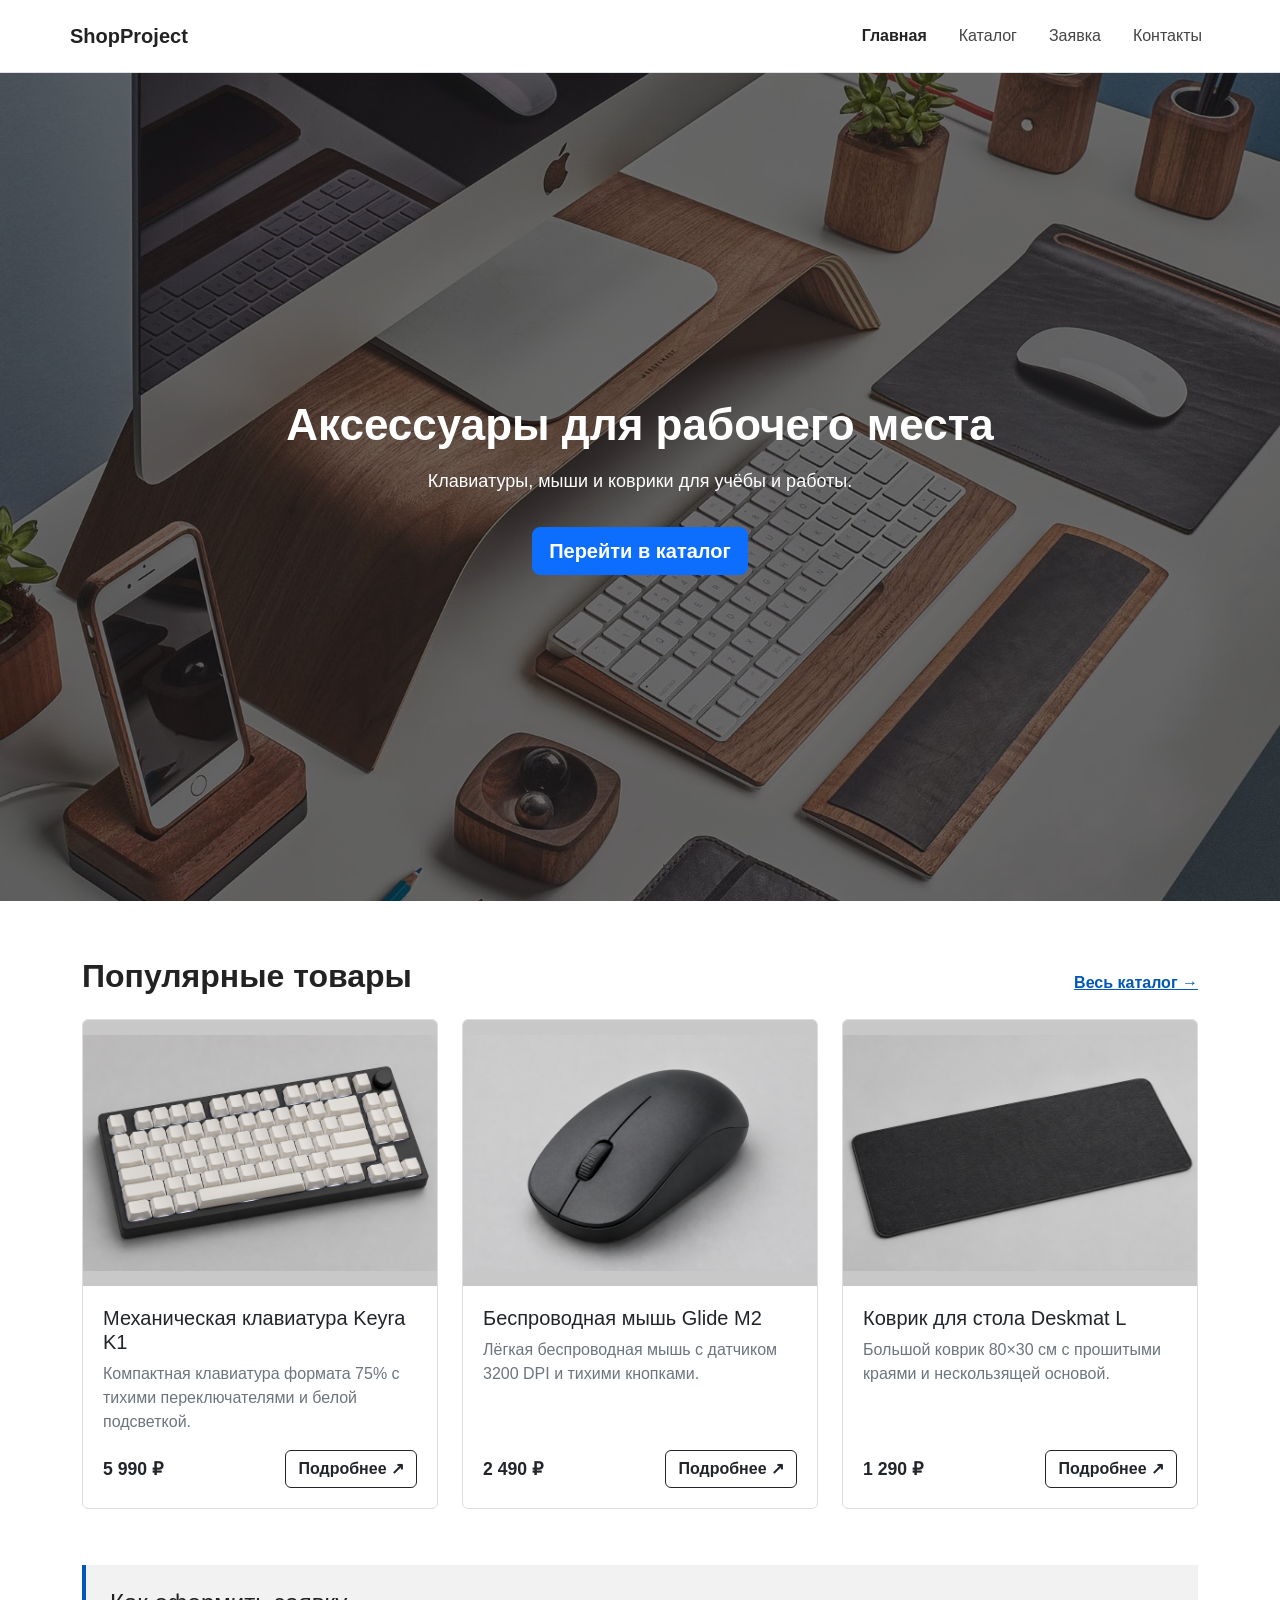
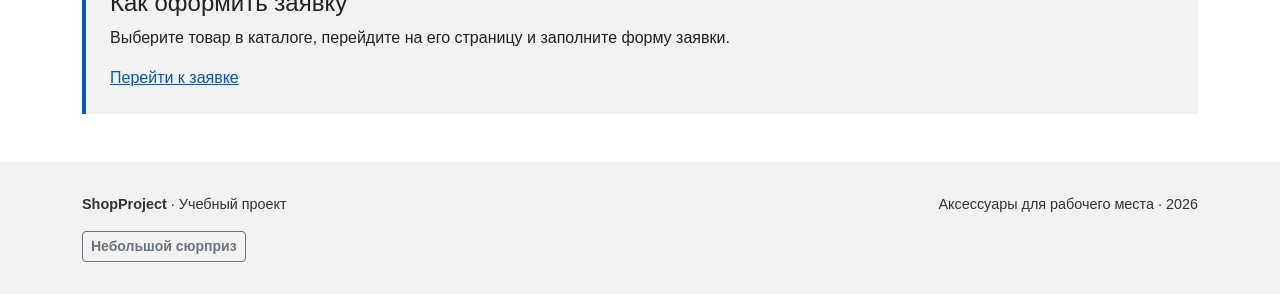
<file: index.html>
<!doctype html>
<html lang="ru">
  <head>
    <meta charset="utf-8" />
    <meta name="viewport" content="width=device-width, initial-scale=1" />
    <meta
      name="description"
      content="ShopProject — аксессуары для рабочего места"
    />
    <title>Главная — ShopProject</title>
    <link href="vendor/bootstrap/bootstrap.min.css" rel="stylesheet" />
    <link href="custom.css" rel="stylesheet" />
    <script src="vendor/bootstrap/bootstrap.bundle.min.js" defer></script>
    <script src="js/main.js" defer></script>
  </head>
  <body>
    <header class="border-bottom bg-white">
      <nav
        class="navbar navbar-expand-md container py-3"
        aria-label="Основная навигация"
      >
        <a class="navbar-brand brand" href="index.html"
          ><span class="brand-mark">S.</span> ShopProject</a
        ><button
          class="navbar-toggler"
          type="button"
          data-bs-toggle="collapse"
          data-bs-target="#nav"
          aria-controls="nav"
          aria-expanded="false"
          aria-label="Открыть меню"
        >
          <span class="navbar-toggler-icon"></span>
        </button>
        <div class="collapse navbar-collapse" id="nav">
          <ul class="navbar-nav ms-auto align-items-md-center gap-md-3">
            <li class="nav-item">
              <a class="nav-link active" aria-current="page" href="index.html"
                >Главная</a
              >
            </li>
            <li class="nav-item">
              <a class="nav-link" href="catalog.html">Каталог</a>
            </li>
            <li class="nav-item">
              <a class="nav-link" href="order.html">Заявка</a>
            </li>
            <li class="nav-item">
              <a class="nav-link" href="contacts.html">Контакты</a>
            </li>
          </ul>
        </div>
      </nav>
    </header>
    <main>
      <section class="hero">
        <div class="container hero-content">
          <h1>Аксессуары для рабочего места</h1>
          <p>Клавиатуры, мыши и коврики для учёбы и работы.</p>
          <a href="catalog.html" class="btn btn-primary btn-lg"
            >Перейти в каталог</a
          >
        </div>
      </section>
      <section class="section-space">
        <div class="container">
          <div
            class="d-flex flex-wrap align-items-end justify-content-between gap-3 mb-4"
          >
            <div><h2 class="section-title mb-0">Популярные товары</h2></div>
            <a class="text-link" href="catalog.html">Весь каталог →</a>
          </div>
          <div class="row g-4">
            <div class="col-md-6 col-lg-4">
              <article class="card product-card h-100">
                <a href="product.html?id=keyboard" class="product-img"
                  ><img
                    src="images/keyboard-photo.png"
                    class="card-img-top"
                    alt="Механическая клавиатура Keyra K1"
                /></a>
                <div class="card-body d-flex flex-column">
                  <h3 class="h5 card-title">
                    Механическая клавиатура Keyra K1
                  </h3>
                  <p class="card-text text-secondary">
                    Компактная клавиатура формата 75% с тихими переключателями и
                    белой подсветкой.
                  </p>
                  <div
                    class="mt-auto d-flex align-items-center justify-content-between gap-2"
                  >
                    <strong class="price">5 990 ₽</strong
                    ><a
                      class="btn btn-outline-dark"
                      href="product.html?id=keyboard"
                      >Подробнее <span aria-hidden="true">↗</span></a
                    >
                  </div>
                </div>
              </article>
            </div>
            <div class="col-md-6 col-lg-4">
              <article class="card product-card h-100">
                <a href="product.html?id=mouse" class="product-img"
                  ><img
                    src="images/mouse-photo.png"
                    class="card-img-top"
                    alt="Беспроводная мышь Glide M2"
                /></a>
                <div class="card-body d-flex flex-column">
                  <h3 class="h5 card-title">Беспроводная мышь Glide M2</h3>
                  <p class="card-text text-secondary">
                    Лёгкая беспроводная мышь с датчиком 3200 DPI и тихими
                    кнопками.
                  </p>
                  <div
                    class="mt-auto d-flex align-items-center justify-content-between gap-2"
                  >
                    <strong class="price">2 490 ₽</strong
                    ><a
                      class="btn btn-outline-dark"
                      href="product.html?id=mouse"
                      >Подробнее <span aria-hidden="true">↗</span></a
                    >
                  </div>
                </div>
              </article>
            </div>
            <div class="col-md-6 col-lg-4">
              <article class="card product-card h-100">
                <a href="product.html?id=mat" class="product-img"
                  ><img
                    src="images/mat-photo.png"
                    class="card-img-top"
                    alt="Коврик для стола Deskmat L"
                /></a>
                <div class="card-body d-flex flex-column">
                  <h3 class="h5 card-title">Коврик для стола Deskmat L</h3>
                  <p class="card-text text-secondary">
                    Большой коврик 80×30 см с прошитыми краями и нескользящей
                    основой.
                  </p>
                  <div
                    class="mt-auto d-flex align-items-center justify-content-between gap-2"
                  >
                    <strong class="price">1 290 ₽</strong
                    ><a class="btn btn-outline-dark" href="product.html?id=mat"
                      >Подробнее <span aria-hidden="true">↗</span></a
                    >
                  </div>
                </div>
              </article>
            </div>
          </div>
        </div>
      </section>
      <section class="container pb-5">
        <aside class="info-block">
          <h2>Как оформить заявку</h2>
          <p>
            Выберите товар в каталоге, перейдите на его страницу и заполните
            форму заявки.
          </p>
          <a href="order.html">Перейти к заявке</a>
        </aside>
      </section>
    </main>
    <footer class="site-footer">
      <div
        class="container d-flex flex-column flex-md-row justify-content-between gap-2"
      >
        <span><strong>ShopProject</strong> · Учебный проект</span
        ><span>Аксессуары для рабочего места · 2026</span>
      </div>
      <div class="container mt-3">
        <div class="surprise" id="surprise">
          <button
            class="btn btn-outline-secondary btn-sm"
            type="button"
            data-bs-toggle="collapse"
            data-bs-target="#surprise-content"
            aria-expanded="false"
            aria-controls="surprise-content"
          >
            Небольшой сюрприз
          </button>
          <div class="collapse" id="surprise-content">
            <img
              src="images/surprise.png"
              alt="Розовые розы и надпись: «Пусть в вашем доме всегда играет Династия!»"
              loading="lazy"
            />
          </div>
        </div>
      </div>
    </footer>
  </body>
</html>
</file>
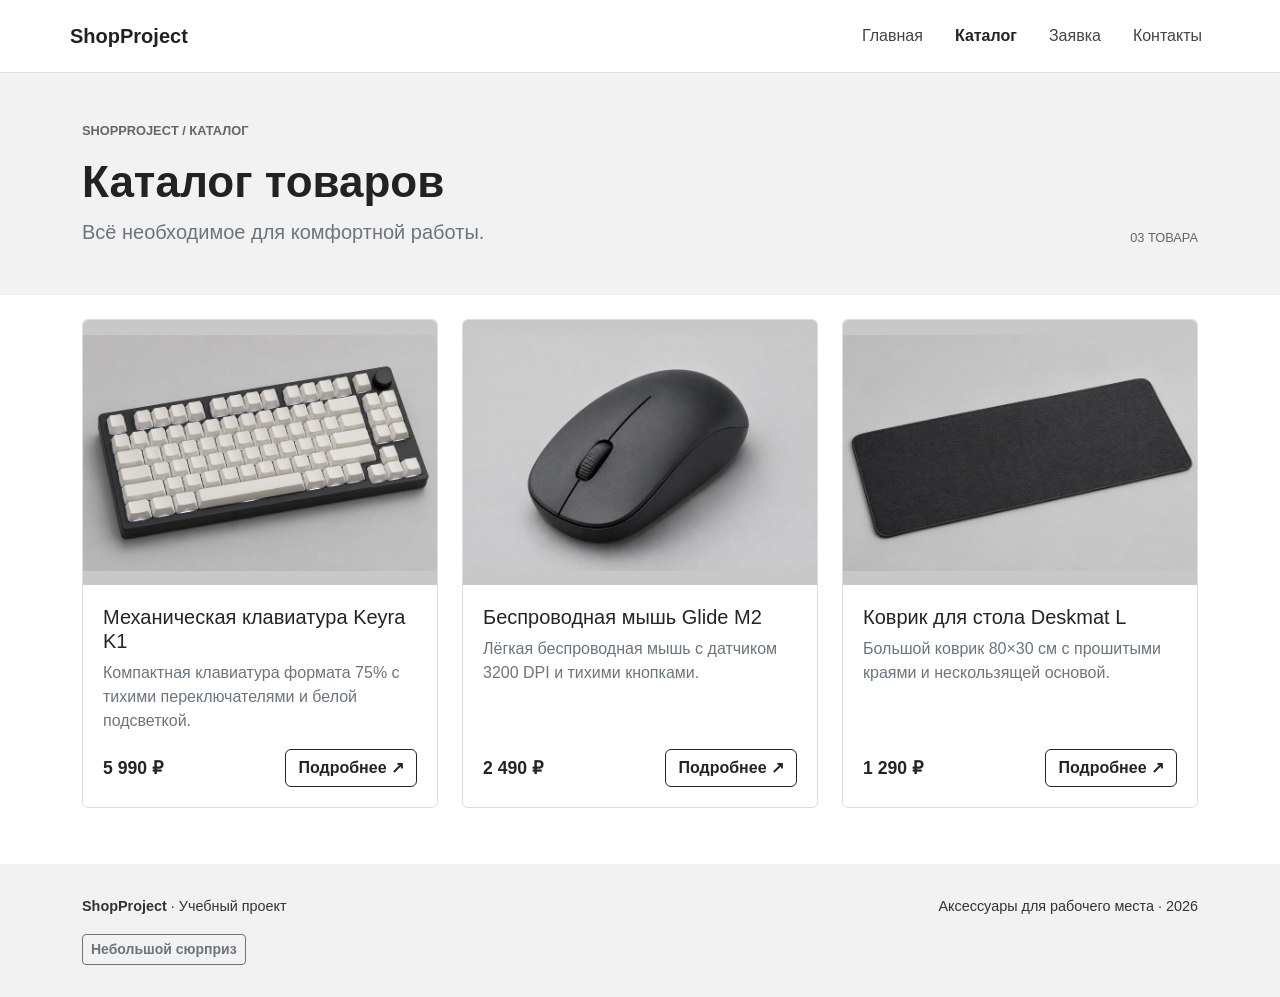
<file: catalog.html>
<!doctype html>
<html lang="ru">
  <head>
    <meta charset="utf-8" />
    <meta name="viewport" content="width=device-width, initial-scale=1" />
    <meta
      name="description"
      content="ShopProject — аксессуары для рабочего места"
    />
    <title>Каталог — ShopProject</title>
    <link href="vendor/bootstrap/bootstrap.min.css" rel="stylesheet" />
    <link href="custom.css" rel="stylesheet" />
    <script src="vendor/bootstrap/bootstrap.bundle.min.js" defer></script>
    <script src="js/main.js" defer></script>
  </head>
  <body>
    <header class="border-bottom bg-white">
      <nav
        class="navbar navbar-expand-md container py-3"
        aria-label="Основная навигация"
      >
        <a class="navbar-brand brand" href="index.html"
          ><span class="brand-mark">S.</span> ShopProject</a
        ><button
          class="navbar-toggler"
          type="button"
          data-bs-toggle="collapse"
          data-bs-target="#nav"
          aria-controls="nav"
          aria-expanded="false"
          aria-label="Открыть меню"
        >
          <span class="navbar-toggler-icon"></span>
        </button>
        <div class="collapse navbar-collapse" id="nav">
          <ul class="navbar-nav ms-auto align-items-md-center gap-md-3">
            <li class="nav-item">
              <a class="nav-link" href="index.html">Главная</a>
            </li>
            <li class="nav-item">
              <a class="nav-link active" aria-current="page" href="catalog.html"
                >Каталог</a
              >
            </li>
            <li class="nav-item">
              <a class="nav-link" href="order.html">Заявка</a>
            </li>
            <li class="nav-item">
              <a class="nav-link" href="contacts.html">Контакты</a>
            </li>
          </ul>
        </div>
      </nav>
    </header>
    <main>
      <section class="page-intro">
        <div class="container">
          <p class="eyebrow">SHOPPROJECT / КАТАЛОГ</p>
          <div class="d-md-flex justify-content-between align-items-end">
            <div>
              <h1>Каталог товаров</h1>
              <p class="lead text-secondary mb-0">
                Всё необходимое для комфортной работы.
              </p>
            </div>
            <span class="count-label">03 ТОВАРА</span>
          </div>
        </div>
      </section>
      <section class="section-space pt-4">
        <div class="container">
          <div class="row g-4">
            <div class="col-md-6 col-lg-4">
              <article class="card product-card h-100">
                <a href="product.html?id=keyboard" class="product-img"
                  ><img
                    src="images/keyboard-photo.png"
                    class="card-img-top"
                    alt="Механическая клавиатура Keyra K1"
                /></a>
                <div class="card-body d-flex flex-column">
                  <h3 class="h5 card-title">
                    Механическая клавиатура Keyra K1
                  </h3>
                  <p class="card-text text-secondary">
                    Компактная клавиатура формата 75% с тихими переключателями и
                    белой подсветкой.
                  </p>
                  <div
                    class="mt-auto d-flex align-items-center justify-content-between gap-2"
                  >
                    <strong class="price">5 990 ₽</strong
                    ><a
                      class="btn btn-outline-dark"
                      href="product.html?id=keyboard"
                      >Подробнее <span aria-hidden="true">↗</span></a
                    >
                  </div>
                </div>
              </article>
            </div>
            <div class="col-md-6 col-lg-4">
              <article class="card product-card h-100">
                <a href="product.html?id=mouse" class="product-img"
                  ><img
                    src="images/mouse-photo.png"
                    class="card-img-top"
                    alt="Беспроводная мышь Glide M2"
                /></a>
                <div class="card-body d-flex flex-column">
                  <h3 class="h5 card-title">Беспроводная мышь Glide M2</h3>
                  <p class="card-text text-secondary">
                    Лёгкая беспроводная мышь с датчиком 3200 DPI и тихими
                    кнопками.
                  </p>
                  <div
                    class="mt-auto d-flex align-items-center justify-content-between gap-2"
                  >
                    <strong class="price">2 490 ₽</strong
                    ><a
                      class="btn btn-outline-dark"
                      href="product.html?id=mouse"
                      >Подробнее <span aria-hidden="true">↗</span></a
                    >
                  </div>
                </div>
              </article>
            </div>
            <div class="col-md-6 col-lg-4">
              <article class="card product-card h-100">
                <a href="product.html?id=mat" class="product-img"
                  ><img
                    src="images/mat-photo.png"
                    class="card-img-top"
                    alt="Коврик для стола Deskmat L"
                /></a>
                <div class="card-body d-flex flex-column">
                  <h3 class="h5 card-title">Коврик для стола Deskmat L</h3>
                  <p class="card-text text-secondary">
                    Большой коврик 80×30 см с прошитыми краями и нескользящей
                    основой.
                  </p>
                  <div
                    class="mt-auto d-flex align-items-center justify-content-between gap-2"
                  >
                    <strong class="price">1 290 ₽</strong
                    ><a class="btn btn-outline-dark" href="product.html?id=mat"
                      >Подробнее <span aria-hidden="true">↗</span></a
                    >
                  </div>
                </div>
              </article>
            </div>
          </div>
        </div>
      </section>
    </main>
    <footer class="site-footer">
      <div
        class="container d-flex flex-column flex-md-row justify-content-between gap-2"
      >
        <span><strong>ShopProject</strong> · Учебный проект</span
        ><span>Аксессуары для рабочего места · 2026</span>
      </div>
      <div class="container mt-3">
        <div class="surprise" id="surprise">
          <button
            class="btn btn-outline-secondary btn-sm"
            type="button"
            data-bs-toggle="collapse"
            data-bs-target="#surprise-content"
            aria-expanded="false"
            aria-controls="surprise-content"
          >
            Небольшой сюрприз
          </button>
          <div class="collapse" id="surprise-content">
            <img
              src="images/surprise.png"
              alt="Розовые розы и надпись: «Пусть в вашем доме всегда играет Династия!»"
              loading="lazy"
            />
          </div>
        </div>
      </div>
    </footer>
  </body>
</html>
</file>
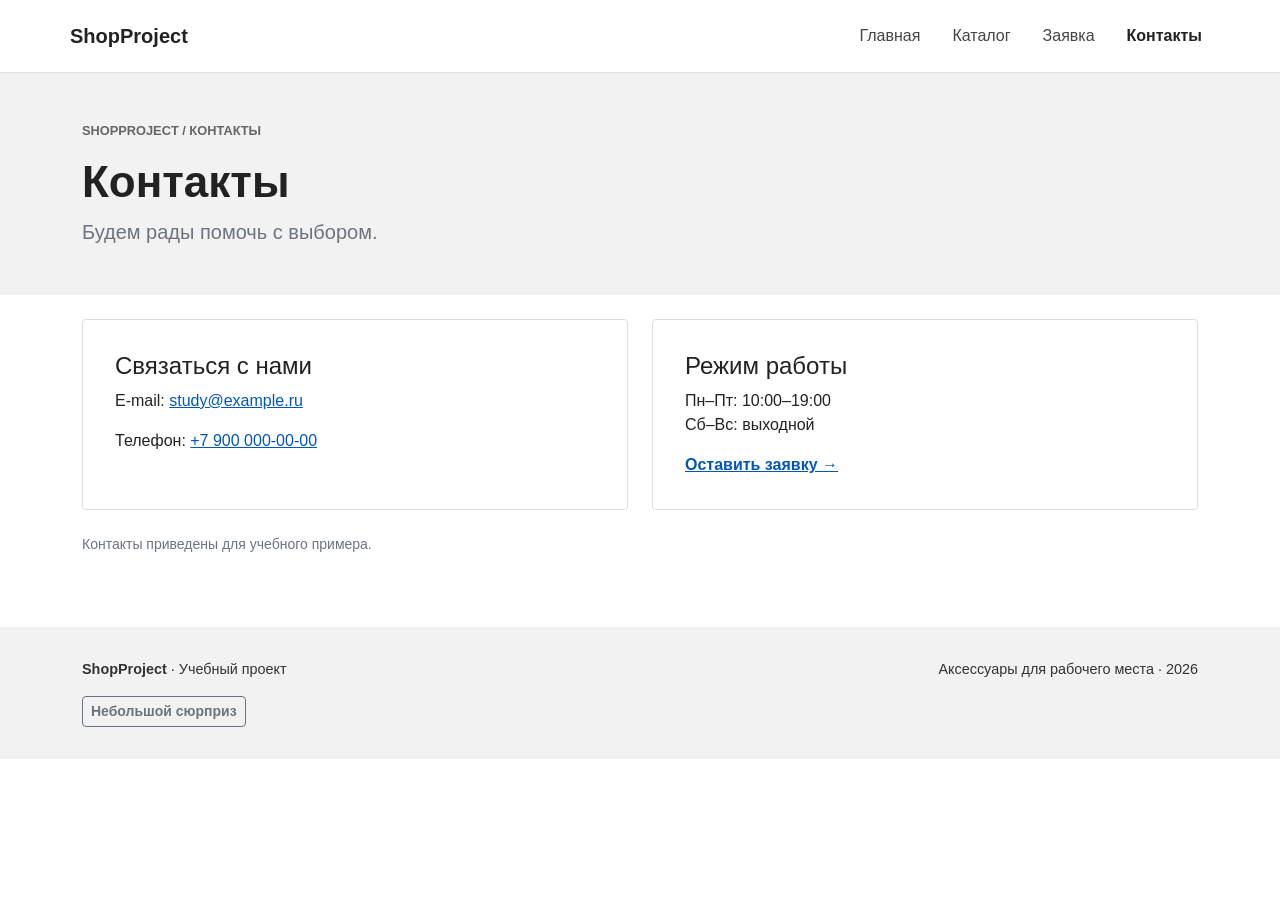
<file: contacts.html>
<!doctype html>
<html lang="ru">
  <head>
    <meta charset="utf-8" />
    <meta name="viewport" content="width=device-width, initial-scale=1" />
    <meta
      name="description"
      content="ShopProject — аксессуары для рабочего места"
    />
    <title>Контакты — ShopProject</title>
    <link href="vendor/bootstrap/bootstrap.min.css" rel="stylesheet" />
    <link href="custom.css" rel="stylesheet" />
    <script src="vendor/bootstrap/bootstrap.bundle.min.js" defer></script>
    <script src="js/main.js" defer></script>
  </head>
  <body>
    <header class="border-bottom bg-white">
      <nav
        class="navbar navbar-expand-md container py-3"
        aria-label="Основная навигация"
      >
        <a class="navbar-brand brand" href="index.html"
          ><span class="brand-mark">S.</span> ShopProject</a
        ><button
          class="navbar-toggler"
          type="button"
          data-bs-toggle="collapse"
          data-bs-target="#nav"
          aria-controls="nav"
          aria-expanded="false"
          aria-label="Открыть меню"
        >
          <span class="navbar-toggler-icon"></span>
        </button>
        <div class="collapse navbar-collapse" id="nav">
          <ul class="navbar-nav ms-auto align-items-md-center gap-md-3">
            <li class="nav-item">
              <a class="nav-link" href="index.html">Главная</a>
            </li>
            <li class="nav-item">
              <a class="nav-link" href="catalog.html">Каталог</a>
            </li>
            <li class="nav-item">
              <a class="nav-link" href="order.html">Заявка</a>
            </li>
            <li class="nav-item">
              <a
                class="nav-link active"
                aria-current="page"
                href="contacts.html"
                >Контакты</a
              >
            </li>
          </ul>
        </div>
      </nav>
    </header>
    <main>
      <section class="page-intro">
        <div class="container">
          <p class="eyebrow">SHOPPROJECT / КОНТАКТЫ</p>
          <h1>Контакты</h1>
          <p class="lead text-secondary mb-0">Будем рады помочь с выбором.</p>
        </div>
      </section>
      <section class="section-space pt-4">
        <div class="container">
          <div class="row g-4">
            <div class="col-md-6">
              <div class="form-panel h-100">
                <h2 class="h4">Связаться с нами</h2>
                <p>
                  E-mail: <a href="mailto:study@example.ru">study@example.ru</a>
                </p>
                <p class="mb-0">
                  Телефон: <a href="tel:+79000000000">+7 900 000-00-00</a>
                </p>
              </div>
            </div>
            <div class="col-md-6">
              <div class="form-panel h-100">
                <h2 class="h4">Режим работы</h2>
                <p>Пн–Пт: 10:00–19:00<br />Сб–Вс: выходной</p>
                <a class="text-link" href="order.html">Оставить заявку →</a>
              </div>
            </div>
          </div>
          <p class="small text-secondary mt-4">
            Контакты приведены для учебного примера.
          </p>
        </div>
      </section>
    </main>
    <footer class="site-footer">
      <div
        class="container d-flex flex-column flex-md-row justify-content-between gap-2"
      >
        <span><strong>ShopProject</strong> · Учебный проект</span
        ><span>Аксессуары для рабочего места · 2026</span>
      </div>
      <div class="container mt-3">
        <div class="surprise" id="surprise">
          <button
            class="btn btn-outline-secondary btn-sm"
            type="button"
            data-bs-toggle="collapse"
            data-bs-target="#surprise-content"
            aria-expanded="false"
            aria-controls="surprise-content"
          >
            Небольшой сюрприз
          </button>
          <div class="collapse" id="surprise-content">
            <img
              src="images/surprise.png"
              alt="Розовые розы и надпись: «Пусть в вашем доме всегда играет Династия!»"
              loading="lazy"
            />
          </div>
        </div>
      </div>
    </footer>
  </body>
</html>
</file>
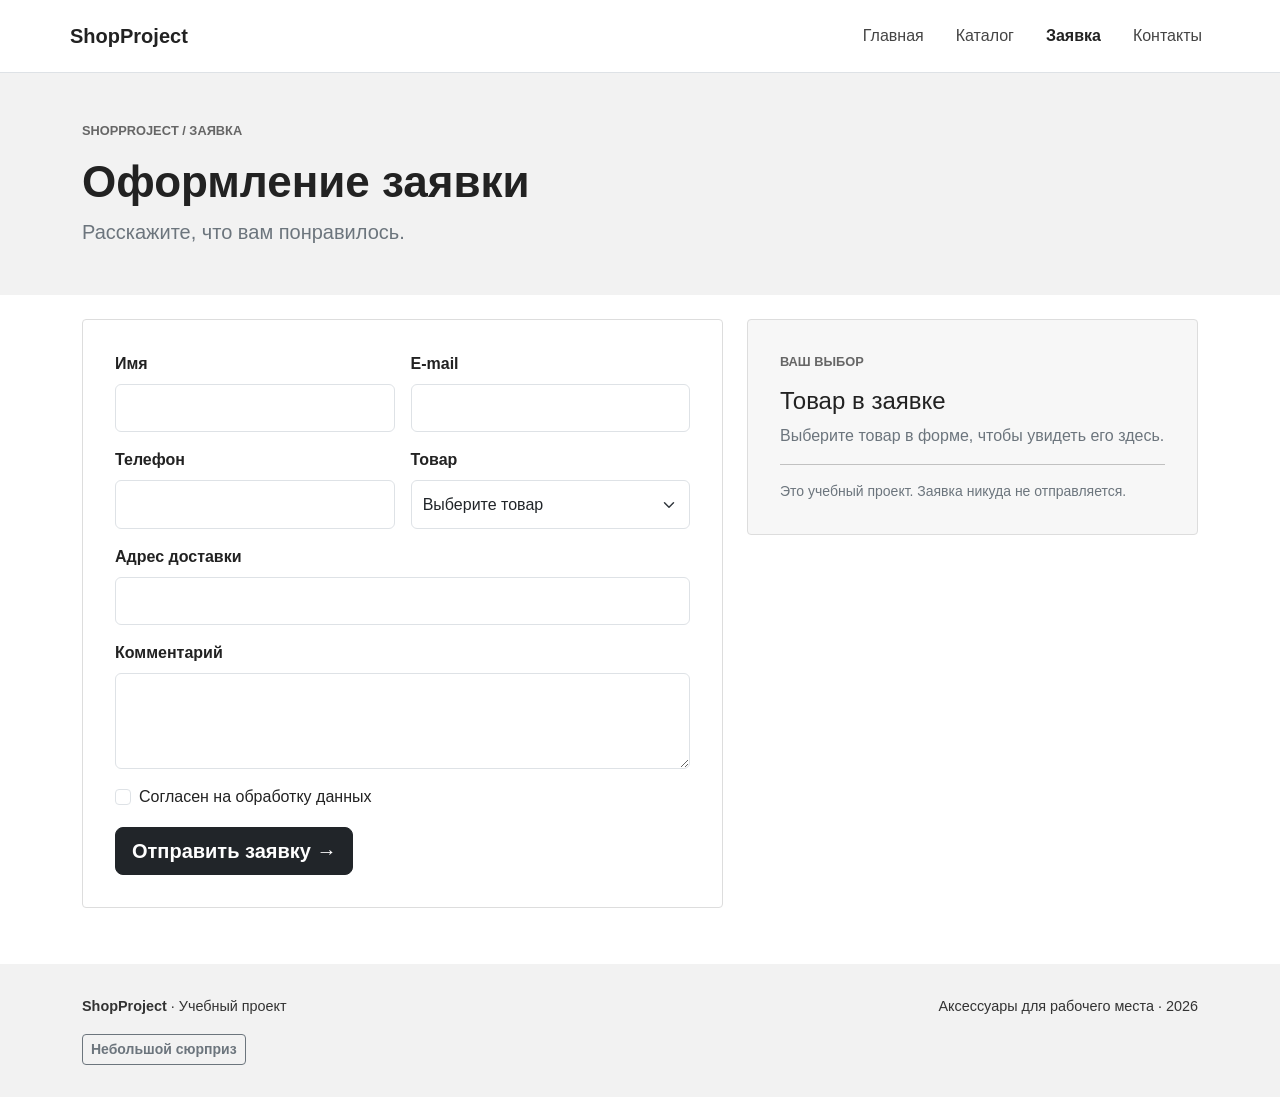
<file: order.html>
<!doctype html>
<html lang="ru">
  <head>
    <meta charset="utf-8" />
    <meta name="viewport" content="width=device-width, initial-scale=1" />
    <meta
      name="description"
      content="ShopProject — аксессуары для рабочего места"
    />
    <title>Заявка — ShopProject</title>
    <link href="vendor/bootstrap/bootstrap.min.css" rel="stylesheet" />
    <link href="custom.css" rel="stylesheet" />
    <script src="vendor/bootstrap/bootstrap.bundle.min.js" defer></script>
    <script src="js/main.js" defer></script>
  </head>
  <body>
    <header class="border-bottom bg-white">
      <nav
        class="navbar navbar-expand-md container py-3"
        aria-label="Основная навигация"
      >
        <a class="navbar-brand brand" href="index.html"
          ><span class="brand-mark">S.</span> ShopProject</a
        ><button
          class="navbar-toggler"
          type="button"
          data-bs-toggle="collapse"
          data-bs-target="#nav"
          aria-controls="nav"
          aria-expanded="false"
          aria-label="Открыть меню"
        >
          <span class="navbar-toggler-icon"></span>
        </button>
        <div class="collapse navbar-collapse" id="nav">
          <ul class="navbar-nav ms-auto align-items-md-center gap-md-3">
            <li class="nav-item">
              <a class="nav-link" href="index.html">Главная</a>
            </li>
            <li class="nav-item">
              <a class="nav-link" href="catalog.html">Каталог</a>
            </li>
            <li class="nav-item">
              <a class="nav-link active" aria-current="page" href="order.html"
                >Заявка</a
              >
            </li>
            <li class="nav-item">
              <a class="nav-link" href="contacts.html">Контакты</a>
            </li>
          </ul>
        </div>
      </nav>
    </header>
    <main>
      <section class="page-intro">
        <div class="container">
          <p class="eyebrow">SHOPPROJECT / ЗАЯВКА</p>
          <h1>Оформление заявки</h1>
          <p class="lead text-secondary mb-0">
            Расскажите, что вам понравилось.
          </p>
        </div>
      </section>
      <section class="section-space pt-4">
        <div class="container">
          <div class="row g-4">
            <div class="col-lg-7">
              <form id="order-form" class="form-panel" novalidate>
                <div class="row g-3">
                  <div class="col-md-6">
                    <label class="form-label" for="name">Имя</label
                    ><input
                      class="form-control"
                      id="name"
                      name="name"
                      required
                      minlength="2"
                      autocomplete="name"
                    />
                    <div class="invalid-feedback">
                      Введите имя (не менее двух символов).
                    </div>
                  </div>
                  <div class="col-md-6">
                    <label class="form-label" for="email">E-mail</label
                    ><input
                      class="form-control"
                      type="email"
                      id="email"
                      name="email"
                      required
                      autocomplete="email"
                    />
                    <div class="invalid-feedback">
                      Введите корректный e-mail.
                    </div>
                  </div>
                  <div class="col-md-6">
                    <label class="form-label" for="phone">Телефон</label
                    ><input
                      class="form-control"
                      type="tel"
                      id="phone"
                      name="phone"
                      required
                      autocomplete="tel"
                      pattern="[+0-9 ()-]{10,20}"
                    />
                    <div class="invalid-feedback">Введите номер телефона.</div>
                  </div>
                  <div class="col-md-6">
                    <label class="form-label" for="product">Товар</label
                    ><select
                      class="form-select"
                      id="product"
                      name="product"
                      required
                    >
                      <option value="">Выберите товар</option>
                      <option value="keyboard">
                        Механическая клавиатура Keyra K1
                      </option>
                      <option value="mouse">Беспроводная мышь Glide M2</option>
                      <option value="mat">Коврик для стола Deskmat L</option>
                    </select>
                    <div class="invalid-feedback">Выберите товар.</div>
                  </div>
                  <div class="col-12">
                    <label class="form-label" for="address"
                      >Адрес доставки</label
                    ><input
                      class="form-control"
                      id="address"
                      name="address"
                      required
                      autocomplete="street-address"
                    />
                    <div class="invalid-feedback">Укажите адрес доставки.</div>
                  </div>
                  <div class="col-12">
                    <label class="form-label" for="comment">Комментарий</label
                    ><textarea
                      class="form-control"
                      id="comment"
                      name="comment"
                      rows="3"
                    ></textarea>
                  </div>
                  <div class="col-12">
                    <div class="form-check">
                      <input
                        class="form-check-input"
                        type="checkbox"
                        id="agree"
                        required
                      /><label class="form-check-label" for="agree"
                        >Согласен на обработку данных</label
                      >
                      <div class="invalid-feedback">Подтвердите согласие.</div>
                    </div>
                  </div>
                  <div class="col-12">
                    <button class="btn btn-dark btn-lg" type="submit">
                      Отправить заявку →
                    </button>
                  </div>
                </div>
              </form>
            </div>
            <div class="col-lg-5">
              <aside class="order-summary">
                <p class="eyebrow">ВАШ ВЫБОР</p>
                <h2 class="h4">Товар в заявке</h2>
                <div id="summary">
                  <p class="text-secondary mb-0">
                    Выберите товар в форме, чтобы увидеть его здесь.
                  </p>
                </div>
                <hr />
                <p class="small text-secondary mb-0">
                  Это учебный проект. Заявка никуда не отправляется.
                </p>
              </aside>
            </div>
          </div>
        </div>
      </section>
      <div
        class="modal fade"
        id="successModal"
        tabindex="-1"
        aria-labelledby="successTitle"
        aria-hidden="true"
      >
        <div class="modal-dialog modal-dialog-centered">
          <div class="modal-content">
            <div class="modal-header">
              <h2 class="modal-title fs-5" id="successTitle">Заявка готова</h2>
              <button
                type="button"
                class="btn-close"
                data-bs-dismiss="modal"
                aria-label="Закрыть"
              ></button>
            </div>
            <div class="modal-body">
              Форма успешно заполнена. Это демонстрация: данные не отправляются.
            </div>
            <div class="modal-footer">
              <button
                type="button"
                class="btn btn-dark"
                data-bs-dismiss="modal"
              >
                Понятно
              </button>
            </div>
          </div>
        </div>
      </div>
    </main>
    <footer class="site-footer">
      <div
        class="container d-flex flex-column flex-md-row justify-content-between gap-2"
      >
        <span><strong>ShopProject</strong> · Учебный проект</span
        ><span>Аксессуары для рабочего места · 2026</span>
      </div>
      <div class="container mt-3">
        <div class="surprise" id="surprise">
          <button
            class="btn btn-outline-secondary btn-sm"
            type="button"
            data-bs-toggle="collapse"
            data-bs-target="#surprise-content"
            aria-expanded="false"
            aria-controls="surprise-content"
          >
            Небольшой сюрприз
          </button>
          <div class="collapse" id="surprise-content">
            <img
              src="images/surprise.png"
              alt="Розовые розы и надпись: «Пусть в вашем доме всегда играет Династия!»"
              loading="lazy"
            />
          </div>
        </div>
      </div>
    </footer>
  </body>
</html>
</file>
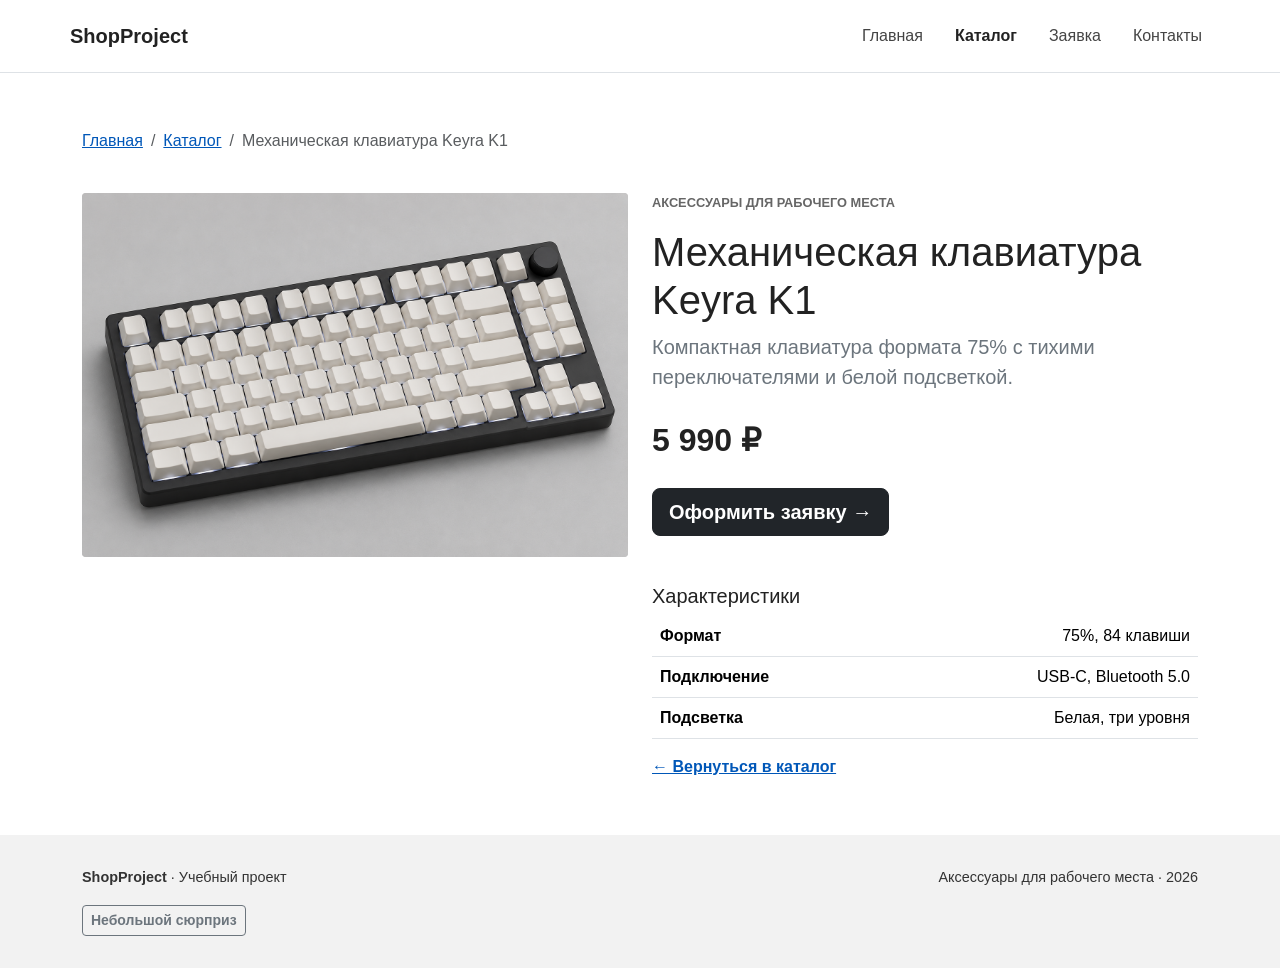
<file: product.html>
<!doctype html>
<html lang="ru">
  <head>
    <meta charset="utf-8" />
    <meta name="viewport" content="width=device-width, initial-scale=1" />
    <meta
      name="description"
      content="ShopProject — аксессуары для рабочего места"
    />
    <title>Товар — ShopProject</title>
    <link href="vendor/bootstrap/bootstrap.min.css" rel="stylesheet" />
    <link href="custom.css" rel="stylesheet" />
    <script src="vendor/bootstrap/bootstrap.bundle.min.js" defer></script>
    <script src="js/main.js" defer></script>
  </head>
  <body>
    <header class="border-bottom bg-white">
      <nav
        class="navbar navbar-expand-md container py-3"
        aria-label="Основная навигация"
      >
        <a class="navbar-brand brand" href="index.html"
          ><span class="brand-mark">S.</span> ShopProject</a
        ><button
          class="navbar-toggler"
          type="button"
          data-bs-toggle="collapse"
          data-bs-target="#nav"
          aria-controls="nav"
          aria-expanded="false"
          aria-label="Открыть меню"
        >
          <span class="navbar-toggler-icon"></span>
        </button>
        <div class="collapse navbar-collapse" id="nav">
          <ul class="navbar-nav ms-auto align-items-md-center gap-md-3">
            <li class="nav-item">
              <a class="nav-link" href="index.html">Главная</a>
            </li>
            <li class="nav-item">
              <a class="nav-link active" aria-current="page" href="catalog.html"
                >Каталог</a
              >
            </li>
            <li class="nav-item">
              <a class="nav-link" href="order.html">Заявка</a>
            </li>
            <li class="nav-item">
              <a class="nav-link" href="contacts.html">Контакты</a>
            </li>
          </ul>
        </div>
      </nav>
    </header>
    <main>
      <section class="section-space">
        <div class="container">
          <nav aria-label="Навигация">
            <ol class="breadcrumb">
              <li class="breadcrumb-item"><a href="index.html">Главная</a></li>
              <li class="breadcrumb-item">
                <a href="catalog.html">Каталог</a>
              </li>
              <li class="breadcrumb-item active" aria-current="page" id="crumb">
                Товар
              </li>
            </ol>
          </nav>
          <article class="row g-4 align-items-start mt-1">
            <div class="col-md-6">
              <div class="detail-image">
                <img
                  id="product-image"
                  src="images/keyboard-photo.png"
                  alt="Механическая клавиатура Keyra K1"
                />
              </div>
            </div>
            <div class="col-md-6">
              <p class="eyebrow">АКСЕССУАРЫ ДЛЯ РАБОЧЕГО МЕСТА</p>
              <h1 id="product-name">Механическая клавиатура Keyra K1</h1>
              <p class="lead text-secondary" id="product-description">
                Компактная клавиатура формата 75% с тихими переключателями и
                белой подсветкой.
              </p>
              <p class="detail-price" id="product-price">5 990 ₽</p>
              <a
                id="product-order"
                href="order.html?product=keyboard"
                class="btn btn-dark btn-lg"
                >Оформить заявку →</a
              >
              <h2 class="h5 mt-5">Характеристики</h2>
              <div class="table-responsive">
                <table class="table" aria-label="Характеристики товара">
                  <tbody id="product-specs">
                    <tr>
                      <th scope="row">Формат</th>
                      <td>75%, 84 клавиши</td>
                    </tr>
                    <tr>
                      <th scope="row">Подключение</th>
                      <td>USB-C, Bluetooth 5.0</td>
                    </tr>
                    <tr>
                      <th scope="row">Подсветка</th>
                      <td>Белая, три уровня</td>
                    </tr>
                  </tbody>
                </table>
              </div>
              <a class="text-link" href="catalog.html">← Вернуться в каталог</a>
            </div>
          </article>
        </div>
      </section>
    </main>
    <footer class="site-footer">
      <div
        class="container d-flex flex-column flex-md-row justify-content-between gap-2"
      >
        <span><strong>ShopProject</strong> · Учебный проект</span
        ><span>Аксессуары для рабочего места · 2026</span>
      </div>
      <div class="container mt-3">
        <div class="surprise" id="surprise">
          <button
            class="btn btn-outline-secondary btn-sm"
            type="button"
            data-bs-toggle="collapse"
            data-bs-target="#surprise-content"
            aria-expanded="false"
            aria-controls="surprise-content"
          >
            Небольшой сюрприз
          </button>
          <div class="collapse" id="surprise-content">
            <img
              src="images/surprise.png"
              alt="Розовые розы и надпись: «Пусть в вашем доме всегда играет Династия!»"
              loading="lazy"
            />
          </div>
        </div>
      </div>
    </footer>
  </body>
</html>
</file>
<file: custom.css>
/* Общие стили дополняют компоненты Bootstrap. */
body {
  color: #222;
  font-family: Arial, sans-serif;
}
a {
  color: #0057b8;
}
.brand {
  font-weight: 700;
  color: #222;
}
.brand-mark {
  display: none;
}
.navbar .nav-link {
  color: #444;
}
.navbar .nav-link.active {
  color: #222;
  font-weight: 700;
}

/* Как в первой работе: фотография занимает первый экран целиком. */
.hero {
  min-height: calc(100vh - 72px);
  display: flex;
  align-items: center;
  padding: 4rem 0;
  color: #fff;
  text-align: center;
  background:
    linear-gradient(rgba(0, 0, 0, 0.55), rgba(0, 0, 0, 0.55)),
    url("images/hero.jpg") center / cover no-repeat;
}
.hero-content {
  max-width: 850px;
}
.hero h1 {
  font-size: clamp(2rem, 4vw, 2.75rem);
  font-weight: 700;
  line-height: 1.2;
}
.hero p {
  max-width: 36rem;
  margin: 1rem auto 2rem;
  font-size: 1.125rem;
}
.section-space {
  padding: 3.5rem 0;
}
.section-title {
  font-size: 2rem;
  font-weight: 700;
}
.eyebrow {
  color: #666;
  font-size: 0.8rem;
  font-weight: 700;
}
.text-link {
  font-weight: 600;
}
.product-card {
  border-color: #ddd;
  overflow: hidden;
}
.product-img {
  display: block;
  background: #c8c8c8;
  aspect-ratio: 4 / 3;
}
.product-img img {
  width: 100%;
  height: 100%;
  object-fit: contain;
}
.card-body {
  padding: 1.25rem;
}
.price {
  font-size: 1.1rem;
  white-space: nowrap;
}
.btn {
  font-weight: 600;
}
.info-block {
  padding: 1.5rem;
  border-left: 4px solid #0057b8;
  background: #f2f2f2;
}
.info-block h2 {
  font-size: 1.5rem;
}
.site-footer {
  padding: 2rem 0;
  background: #f2f2f2;
  color: #333;
  font-size: 0.9rem;
}
.surprise img {
  display: block;
  width: min(100%, 500px);
  height: auto;
  margin-top: 1rem;
}
.page-intro {
  background: #f2f2f2;
  padding: 3rem 0;
}
.page-intro h1 {
  font-size: clamp(2rem, 4vw, 2.75rem);
  font-weight: 700;
}
.count-label {
  display: block;
  margin-top: 1rem;
  color: #666;
  font-size: 0.8rem;
}
.detail-image {
  background: #c8c8c8;
  border-radius: 4px;
  overflow: hidden;
  aspect-ratio: 3 / 2;
  display: flex;
  align-items: center;
}
.detail-image img {
  width: 100%;
  max-height: 100%;
  object-fit: contain;
}
.detail-price {
  font-size: 2rem;
  font-weight: 700;
  margin: 1.5rem 0;
}
.form-panel,
.order-summary {
  padding: 2rem;
  border: 1px solid #ddd;
  border-radius: 4px;
  background: #fff;
}
.order-summary {
  background: #f7f7f7;
}
.form-control,
.form-select {
  padding: 0.7rem;
}
.form-label {
  font-weight: 600;
}
.table td {
  text-align: right;
}
.summary-image {
  width: 70px;
  height: 70px;
  object-fit: contain;
  background: white;
  border-radius: 4px;
  padding: 0.5rem;
}
@media (max-width: 575px) {
  .hero {
    padding: 3rem 0;
  }
  .section-space {
    padding: 2.5rem 0;
  }
  .form-panel,
  .order-summary {
    padding: 1.25rem;
  }
}
</file>
